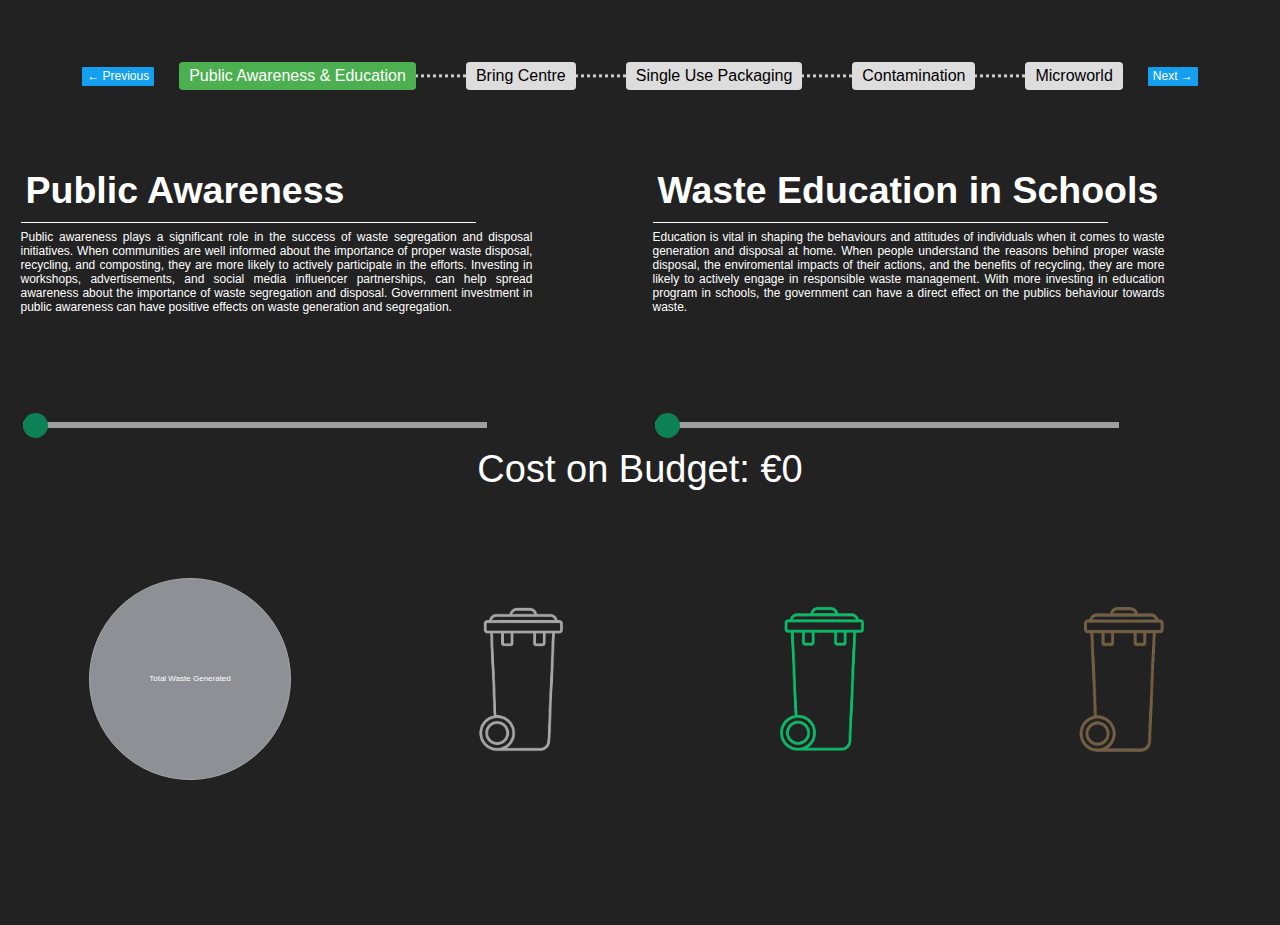
<file: page1.html>
<!DOCTYPE html>
<html lang="en">
  <head>
    <meta charset="utf-8" />
    <meta name="viewport" content="width=device-width, initial-scale=1.0">

    <title>Landing Page</title>
    
    <script src="https://cdn.anychart.com/releases/8.10.0/js/anychart-bundle.min.js"></script>
    <link rel="stylesheet" type="text/css" href="page1.css">
    
  </head>

  <body>
     
    <script src="page1.js"></script>


    <div class="container">

      <div class="step-indicator">
        <a href="index.html" class="button-link">← Previous </a>
        <div class="step active"><span class="step-title">Public Awareness & Education</span></div>
        <div class="step"><span class="step-title">Bring Centre</span></div>
        <div class="step"><span class="step-title">Single Use Packaging</span></div>
        <div class="step"><span class="step-title">Contamination</span></div>
        <div class="step"><span class="step-title">Microworld</span></div>
        <a href="page2.html" class="button-link">Next →</a>
      </div>

      <div class="public-awareness">
        <h1 class = title>Public Awareness</h1>
            <div id="divider"></div>
            <p class="text-block1">Public awareness plays a significant role in the success of waste segregation and disposal initiatives. When communities are well informed about the importance of proper waste disposal, recycling, and composting, they are more likely to actively participate in the efforts. Investing in workshops, advertisements, and social media influencer partnerships, can help spread awareness about the importance of waste segregation and disposal. Government investment in public awareness can have positive effects on waste generation and segregation.</p>
            <!-- Add icons and content -->
            
      </div>

      <div class="education">
        <h1 class = title>Waste Education in Schools</h1>
            <div id="divider"></div>
            <p class="text-block1">Education is vital in shaping the behaviours and attitudes of individuals when it comes to waste generation and disposal at home. When people understand the reasons behind proper waste disposal, the enviromental impacts of their actions, and the benefits of recycling, they are more likely to actively engage in responsible waste management. With more investing in education program in schools, the government can have a direct effect on the publics behaviour towards waste.</p>
            <!-- Add icons and content -->
            
      </div>
      <div class="slider1">
        <input type="range" id="slider1" min="0" max="100" value="0">
      </div>
      <div class="slider2">
        <input type="range" id="slider2" min="0" max="100" value="0">
      </div>
      <div class="budget">Cost on Budget: €<span id="costValue">0</span> </div>
      <div class="graphics">
        <div class="circle-container">
          <div id="circle"> <span id="title">Total Waste Generated</span></div>
        </div>
        <div class="chart1-container">
          
          <div id="chart1" style="width: 300px; height: 300px;"></div>
          <img src="/pictures/genBinOutline.png" style="position: absolute; top: 50%; left: 50%; transform: translate(-50%, -50%); width: 30%; height: auto;">
        </div>
        <div class="chart2-container">
          <div id="chart2" style="width: 300px; height: 300px;"></div>
          <img src="/pictures/recBinOutline.png" style="position: absolute; top: 50%; left: 50%; transform: translate(-50%, -50%); width: 30%; height: auto;">
        </div>
        <div class="chart3-container">
          <div id="chart3" style="width: 300px; height: 300px;"></div>
          <img src="/pictures/orgBinOutline.png" style="position: absolute; top: 50%; left: 50%; transform: translate(-50%, -50%); width: 30%; height: auto;">
        </div>
      </div>
    </div>
    
    
    
  </body>
</html>
</file>
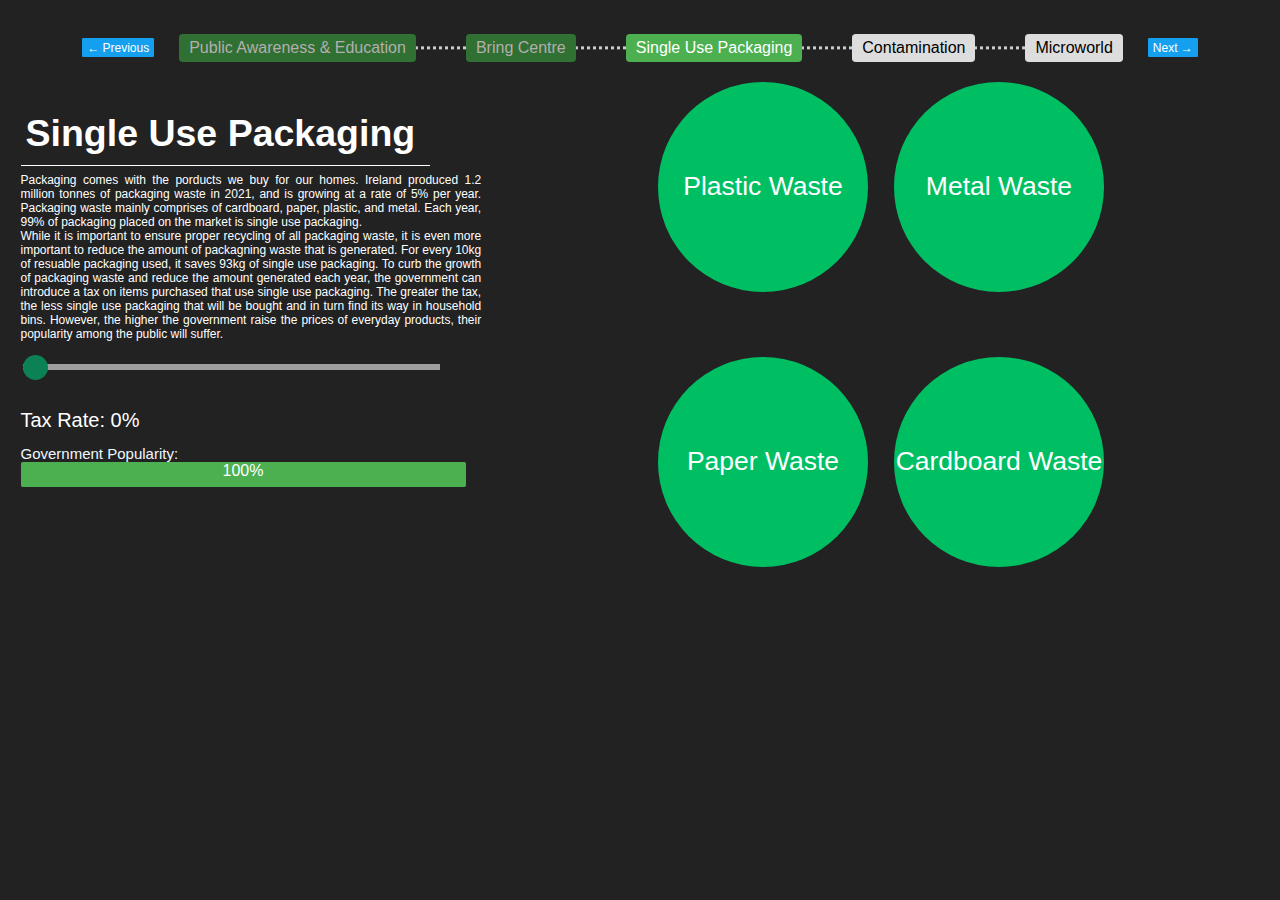
<file: page3.html>
<!DOCTYPE html>
<html lang="en">
  <head>
    <meta charset="utf-8" />
    <meta name="viewport" content="width=device-width, initial-scale=1.0">

    <title>Landing Page</title>
    
    <script src="https://cdn.anychart.com/releases/8.10.0/js/anychart-core.min.js"></script>
    <script src="https://cdn.anychart.com/releases/8.10.0/js/anychart-treemap.min.js"></script>
    
    <link rel="stylesheet" type="text/css" href="page3.css">
    
  </head>

  <body>    

    <script src="page3.js"></script>

        
          
          <div class="container">
            <div class="step-indicator">
              <a href="page2.html" class="button-link">← Previous </a>
              <div class="step prev"><span class="step-title">Public Awareness & Education</span></div>
              <div class="step prev"><span class="step-title">Bring Centre</span></div>
              <div class="step active"><span class="step-title">Single Use Packaging</span></div>
              <div class="step"><span class="step-title">Contamination</span></div>
              <div class="step"><span class="step-title">Microworld</span></div>
              <a href="page4.html" class="button-link">Next →</a>
            </div>
            <div class="single-use-packaging">
              <h1 class = title>Single Use Packaging</h1>
              <div id="divider"></div>
              <p class="text-block">Packaging comes with the porducts we buy for our homes. Ireland produced 1.2 million tonnes of packaging waste in 2021, and is growing at a rate of 5% per year. Packaging waste mainly comprises of cardboard, paper, plastic, and metal. Each year, 99% of packaging placed on the market is single use packaging. </p>
              
              <p class="text-block">While it is important to ensure proper recycling of all packaging waste, it is even more important to reduce the amount of packagning  waste that is generated. For every 10kg of resuable packaging used, it saves 93kg of single use packaging. To curb the growth of packaging waste and reduce the amount generated each year, the government can introduce a tax on items purchased that use single use packaging. The greater the tax, the less single use packaging that will be bought and in turn find its way in household bins. However, the higher the government raise the prices of everyday products, their popularity among the public will suffer. </p>
        
            </div>
            <div class="chart">
              <div class="circle1">
                <div class="circle" id="circle1"><span id="title1">Plastic Waste</span></div>
              </div>
              <div class="circle2">
                <div class="circle" id="circle2"><span id="title2">Metal Waste</span></div>
              </div>
              <div class="circle3">
                <div class="circle" id="circle3"><span id="title3">Paper Waste</span></div>
              </div>
              <div class="circle4">
                <div class="circle" id="circle4"><span id="title4">Cardboard Waste</span></div>
              </div>
              
              
              
              
              
              

            </div>
            
            <div class="slider-container">
              <input type="range" id="slider" min="0" max="100" value="0" step="10">
              
              
            </div>
            <div class="bar">
              <div class="tax"> Tax Rate: <span id="taxRate"> 0</span>%</div>
              <label for="gov-pop" class="pop-label">Government Popularity: </label>
              <div class="gov-pop">
                  <div id="popularityBar" class="progress-bar">100%</div>
                </div>
            </div>
          </div>

        
     
  </body>
</html>
</file>
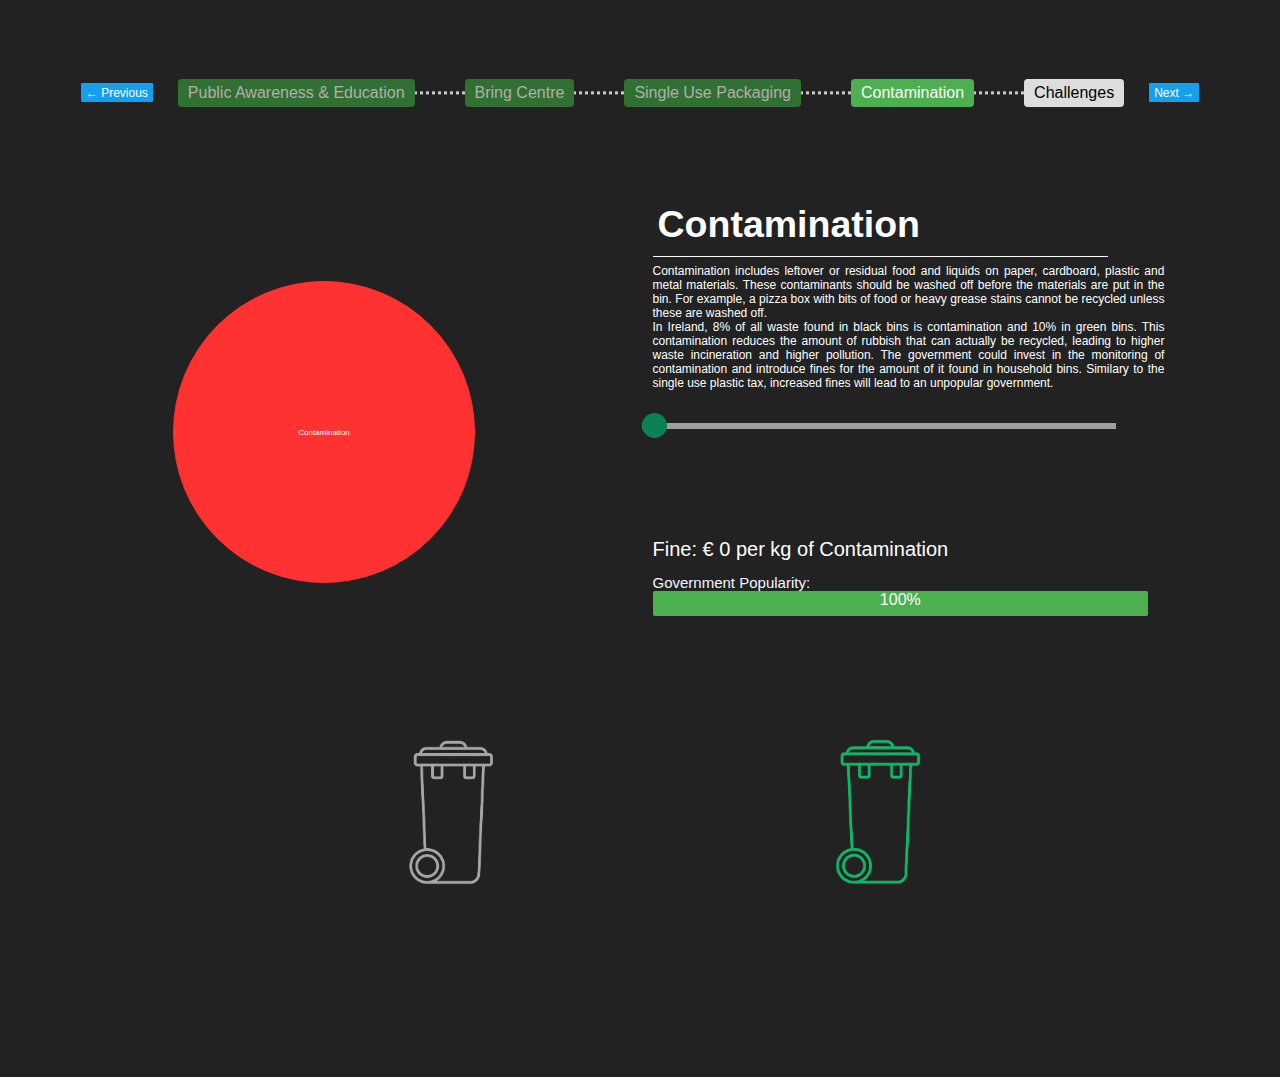
<file: page4.html>
<!DOCTYPE html>
<html lang="en">
  <head>
    <meta charset="utf-8" />
    <meta name="viewport" content="width=device-width, initial-scale=1.0">

    <title>Landing Page</title>
    
    <script src="https://cdn.anychart.com/releases/8.10.0/js/anychart-bundle.min.js"></script>
    <link rel="stylesheet" type="text/css" href="page4.css">
    
  </head>

  

  <body>    

    <script src="page4.js"></script>

        <div class="container">
          <div class="step-indicator">
            <a href="page3.html" class="button-link">← Previous </a>
            <div class="step prev"><span class="step-title">Public Awareness & Education</span></div>
            <div class="step prev"><span class="step-title">Bring Centre</span></div>
            <div class="step prev"><span class="step-title">Single Use Packaging</span></div>
            <div class="step active"><span class="step-title">Contamination</span></div>
            <div class="step"><span class="step-title">Challenges</span></div>
            <a href="challenge1.html" class="button-link">Next →</a>
          </div>
          <div class="circle-container">
            <div id="circle"> <span id="title">Contamination</span></div>
          </div>
          <div class="single-use-plastic">
            <h1 class = title>Contamination</h1>
            <div id="divider"></div>
            <p class="text-block">Contamination includes leftover or residual food and liquids on paper, cardboard, plastic and metal materials. These contaminants should be washed off before the materials are put in the bin. For example, a pizza box with bits of food or heavy grease stains cannot be recycled unless these are washed off. </p>
            <!-- Add icons and content -->
            <p class="text-block">In Ireland, 8% of all waste found in black bins is contamination and 10% in green bins. This contamination reduces the amount of rubbish that can actually be recycled, leading to higher waste incineration and higher pollution. The government could invest in the monitoring of contamination and introduce fines for the amount of it found in household bins. Similary to the single use plastic tax, increased fines will lead to an unpopular government.     </p>
          </div>
          <div class="slider-container">
            <input type="range" id="slider" min="0" max="100" value="0">

          </div>
          <div class="gov-pop-tax">
            <div class="bar">
              <div class="tax"> Fine: €<span id="taxRate"> 0</span> per kg of Contamination</div>
              <label for="gov-pop" class="pop-label">Government Popularity: </label>
              <div class="gov-pop">
                  <div id="popularityBar" class="progress-bar">100%</div>
                </div>
            </div>
          </div>
          
          <div class="charts">
            <div class="chart1-container">
              <div id="chart1" style="width: 300px; height: 300px;"></div>
              <img src="/pictures/genBinOutline.png" style="position: absolute; top: 50%; left: 50%; transform: translate(-50%, -50%); width: 30%; height: auto;">
            </div>
            <div class="chart2-container">
              <div id="chart2" style="width: 300px; height: 300px;"></div>
              <img src="/pictures/recBinOutline.png" style="position: absolute; top: 50%; left: 50%; transform: translate(-50%, -50%); width: 30%; height: auto;">
            </div>
          </div>
          
        </div>

        
     
  </body>
</html>
</file>
<file: page1.css>
body {
  font-family: Arial, sans-serif;
  background: #222222;
  
}

.title {
  color: white;
  font-size: 37.5px;
  margin-bottom: 2.5px;
  margin-left: 5px;
}


main {
  color: white;
  display: flex;
  justify-content: space-around;
  padding: 5px;
 
}



#circle {
width: 200px; /* Initial size */
height: 200px; /* Initial size */



background-color: #8D9196;
border: 1.5px solid #A6A6A6; 

stroke: #A6A6A6;
border-radius: 50%; /* Makes it a circle */
transition: transform 0.5s; /* Smooth transition for transform */
transform-origin: center; /* Ensures scaling from center */
display: flex;
justify-content: center;
align-items: center;
color: white;
font-size: 0.5em;
}

span#title {
text-align: center;
}

input[type=range] {
width: 75px;
margin-top: 5px;
}

.container {  display: grid;
grid-template-columns: 1fr 1fr 1fr 1fr;
grid-template-rows: 0.8fr 0.9fr 0.2fr 0.4fr 2.5fr;
gap: 0px 0px;
grid-auto-flow: row;
}

.step-indicator { grid-area: 1 / 1 / 2 / 5; }

.public-awareness { 
grid-area: 2 / 1 / 3 / 3; 
color: white;
width: 90%;
margin-left: 12.5px;


}

.education { 
grid-area: 2 / 3 / 3 / 5; 
color: white;
width: 90%;
margin-left: 12.5px;
}

.slider1 { 
grid-area: 3 / 1 / 4 / 3; 
-webkit-user-select: none; /* Safari */
-ms-user-select: none; /* IE 10 and IE 11 */
user-select: none; /* Standard syntax */
margin-left: 12.5px;
}

.slider2 { 
grid-area: 3 / 3 / 4 / 5; 
-webkit-user-select: none; /* Safari */
-ms-user-select: none; /* IE 10 and IE 11 */
user-select: none; /* Standard syntax */
margin-left: 12.50px;
}
.budget { 
grid-area: 4 / 1 / 5 / 5; 
display: flex;
width: 100%;
padding-top: 100px;
color: white;
font-size: 38px;
justify-content: center;
align-items: center;
}

.graphics { 
grid-area: 5 / 1 / 6 / 5; 
display: flex;
height: 375px;
margin:0px;
width: 100%;

align-items: center;
}

.circle-container { 
grid-area: 5 / 1 / 6 / 2; 
display: flex;
justify-content: center;
align-items: center; 
width: 425px;
}

.chart1-container { 
grid-area: 5 / 2 / 6 / 3; 
justify-content: center;
align-items: center; 
position: relative;

}

.chart2-container { 
grid-area: 5 / 3 / 6 / 4; 
justify-content: center;
align-items: center; 
position: relative;
}

.chart3-container { 
grid-area: 5 / 4 / 6 / 5; 
justify-content: center;
align-items: center; 
position: relative;
}



.text-block {
  width: 90%;
  float: left;
  font-size: 0.75rem;
  margin: 0 auto;
  text-align: justify;
}

.text-block1 {
  width: 90%;
  float: left;
  font-size: 0.75rem;
  margin: 0 auto;
  text-align: justify;
}


#box-left {
  float: left;
  width: 45%;
  margin: 12.5px;
  color: white;
  
  
}

#slider1,#slider2 {
user-select: none; /* Standard syntax */
-webkit-appearance: none;  /* Override default CSS styles */
appearance: none;
position: relative;
top: 100px;
width: 75%; /* Full-width */
height: 6.25px; /* Specified height */
background: #d3d3d3; /* Grey background */
outline: none; /* Remove outline */
opacity: 0.7; /* Set transparency (for mouse-over effects on hover) */
-webkit-transition: .2s; /* 0.2 seconds transition on hover */
transition: opacity .2s;
}

/* Mouse-over effects */
#slider1:hover, #slider2:hover{
opacity: 1; /* Fully shown on mouse-over */
}

/* The slider handle (use -webkit- (Chrome, Opera, Safari, Edge) and -moz- (Firefox) to override default look) */
#slider1::-webkit-slider-thumb, #slider2::-webkit-slider-thumb {
-webkit-appearance: none; /* Override default look */
appearance: none;
width: 25px; /* Set a specific slider handle width */
height: 25px; /* Slider handle height */
border-radius: 50%;
background: #04AA6D; /* Green background */
cursor: pointer; /* Cursor on hover */
}

#slider1::-moz-range-thumb, #slider2::-moz-range-thumb {
width: 12.5px; /* Set a specific slider handle width */
height: 12.5px; /* Slider handle height */
background: #04AA6D; /* Green background */
cursor: pointer; /* Cursor on hover */
}


#divider {
  width: 80%; /* Adjust the width as needed */
  height: 0.5px; /* Adjust the thickness of the line */
  float: left;
  
  background-color: white;
  margin: 7.5px auto; /* Centers the line horizontally and adds space above and below */
}



.step-indicator {
  display: flex;
  justify-content: center; /* Center the steps */
  align-items: center;
  position: relative; /* Needed for absolute positioning of lines */
  padding: 5px 0; /* Adjust padding as needed */
}

.step {
  background-color: #ddd; /* Non-active step background color */
  border-radius: 3.75px; /* Adjusted for rounded corners */
  padding: 5px 10px; /* Adjusted padding inside each step */
  margin: 0 25px; /* Increased spacing between steps */
  text-align: center;
  position: relative; /* Needed for absolute positioning of lines */
}

.step:not(:last-child):not(:nth-last-child(2))::after {
  content: '';
  position: absolute;
  top: 50%;
  right: -50px; /* Adjust based on the space between steps */
  width: 100px; /* Adjusted to equal the space between steps */
  height: 0.25px;
  border-top: 3.75px dotted #ccc; /* Increased border size for sparser dots */
  z-index: -1;
  transform: translateY(-50%);
}

.step.active {
  background-color: #4CAF50; /* Active step background color */
  color: white; /* Active step text color */
}

.step.prev {
  background-color: #307033; /* Active step background color */
  color: #B4AEAE; /* Active step text color */
}

.step-title {
  font-size: 1em; /* Adjust font size as necessary */
}

.button-link {
  display: inline-block; /* Allows the application of padding and margin */
  font-size: 0.75rem;
  padding: 2.5px 5px; /* Adds space inside the button */
  margin: 25px 0; /* Adds space outside the button, adjust as needed */
  border-radius: 12.5px;
  background-color: #15A0EF; /* Background color of the button */
  color: white; /* Text color */
  text-decoration: none; /* Removes underline from link */
  border-radius: 1.25px; /* Rounds the corners of the button */
  border: none; /* Removes the border */
  text-align: center; /* Centers the text */
  transition: background-color 0.3s, color 0.3s; /* Smooth transition for hover effects */
}

.button-link:hover {
  background-color: #0D6FA6; /* Darker shade for hover effect */
  color: #fff; /* Text color on hover */
}
</file>
<file: page3.css>
body {
  font-family: Arial, sans-serif;
  background: #222222;
  
}

.title {
  color: white;
  font-size: 37.5px;
  margin-bottom: 2.5px;
  margin-left: 5px;
}
#divider {
  width: 80%; /* Adjust the width as needed */
  height: 0.5px; /* Adjust the thickness of the line */
  float: left;
  
  background-color: white;
  margin: 7.5px auto; /* Centers the line horizontally and adds space above and below */
}

.text-block {
  color: white;
  width: 90%;
  float: left;
  font-size: 0.75rem;
  margin: 0 auto;
  text-align: justify;
}

.bar .pop-label {
  display: block;
  font-size: 15px;
  color:aliceblue;
}

.bar {
  display: block;
  align-items: center;
  margin-left: 12.5px;
}

.gov-pop {
  width: 80%;
  
  background-color: #545454;
  /* Add some padding around the progress bar for visibility */
   /* Optional: Adds rounded corners to the container */
  
   /* Optional: Adds a subtle shadow for depth */
   border-radius: 2px;
   align-items: center;
  
  
}

.progress-bar {
  width: 100%;
  height: 5px;
  background-color: #4CAF50;
  text-align: center;
  color: white;
  align-items: center;
  font-size: 1rem;
  border-radius: 2px;
  transition: width 0.3s ease;
  height: 25px; /* Adjust as needed */
  
}

.tax {
padding-bottom: 12.5px;
color: white;
align-items: center;
font-size: 1.25rem;
}



.container {  
  display: grid;
  height: 425px;
  grid-template-columns: 0.9fr 1.1fr;
  grid-template-rows: 0.8fr 1.4fr 0.9fr 1fr;
  gap: 0px 0px;
  grid-auto-flow: row;
  grid-template-areas:
  "step-indicator step-indicator"
  "single-use-packaging chart"
  "slider chart"
  "gov-pop chart";
    
}

.step-indicator { 
  grid-area: step-indicator; 
  display: flex;
  
  justify-content: center; /* Center the steps */
  align-items: center;
  position: relative; /* Needed for absolute positioning of lines */
  padding: 5px 0; /* Adjust padding as needed */
}

.single-use-packaging { 
  grid-area: single-use-packaging; 
  width: 90%;
  margin-left: 12.5px;
}

.chart { 
  padding: 25px;
  position: relative;
 height: 100%;
 display: grid; 
 grid-template-columns: 1fr 1fr; 
 grid-template-rows: 1fr 1fr; 
 gap: 125px 0px; 
 grid-template-areas: 
   "circle1 circle2"
   "circle3 circle4"; 
 grid-area: chart; 
    /* Center the container */
  
}




.slider-container { 
  padding-bottom: 50px;
  grid-area: slider; 
  margin-left: 12.5px
}

.gov-pop { grid-area: gov-pop; }

.circle1 { 
grid-area: circle1; 
display: flex;
justify-content: center;
align-items: center;
}

.circle-2 { 
grid-area: circle-2; 
display: flex;
justify-content: center;
align-items: center;
}

.circle3 { 
grid-area: circle3; 
display: flex;
justify-content: center;
align-items: center;
}

.circele4 { 
grid-area: circele4; 
display: flex;
justify-content: center;
align-items: center;
}


.circle {
  
  width: 150px; /* Circle size */
  height: 150px; /* Circle size */
  border-radius: 50%; /* Make it round */
  background-color: #00BF63; /* Circle color */
  transition: transform 0.5s; /* Smooth transition for transform */
  transform-origin: center; /* Ensures scaling from center */
  display: flex;
  justify-content: center;
  align-items: center;
  color: white;
  font-size: 0.25em;




}

span#title {
  text-align: center;
}

input[type=range] {
  width: 75px;
  margin-top: 5px;
}

#slider {
  -webkit-appearance: none;  /* Override default CSS styles */
  appearance: none;
  position: relative;
  top: 15px;
  width: 75%; /* Full-width */
  height: 6.25px; /* Specified height */
  background: #d3d3d3; /* Grey background */
  outline: none; /* Remove outline */
  opacity: 0.7; /* Set transparency (for mouse-over effects on hover) */
  -webkit-transition: .2s; /* 0.2 seconds transition on hover */
  transition: opacity .2s;
}

/* Mouse-over effects */
#slider:hover{
  opacity: 1; /* Fully shown on mouse-over */
}

/* The slider handle (use -webkit- (Chrome, Opera, Safari, Edge) and -moz- (Firefox) to override default look) */
#slider::-webkit-slider-thumb {
  -webkit-appearance: none; /* Override default look */
  appearance: none;
  width: 25px; /* Set a specific slider handle width */
  height: 25px; /* Slider handle height */
  border-radius: 50%;
  background: #04AA6D; /* Green background */
  cursor: pointer; /* Cursor on hover */
}

#slider::-moz-range-thumb {
  width: 12.5px; /* Set a specific slider handle width */
  height: 12.5px; /* Slider handle height */
  background: #04AA6D; /* Green background */
  cursor: pointer; /* Cursor on hover */
}











.step {
  background-color: #ddd; /* Non-active step background color */
  border-radius: 3.75px; /* Adjusted for rounded corners */
  padding: 5px 10px; /* Adjusted padding inside each step */
  margin: 0 25px; /* Increased spacing between steps */
  text-align: center;
  position: relative; /* Needed for absolute positioning of lines */
}

.step:not(:last-child):not(:nth-last-child(2))::after {
  content: '';
  position: absolute;
  top: 50%;
  right: -50px; /* Adjust based on the space between steps */
  width: 100px; /* Adjusted to equal the space between steps */
  height: 0.25px;
  border-top: 3.75px dotted #ccc; /* Increased border size for sparser dots */
  z-index: -1;
  transform: translateY(-50%);
}

.step.active {
  background-color: #4CAF50; /* Active step background color */
  color: white; /* Active step text color */
}

.step.prev {
  background-color: #307033; /* Active step background color */
  color: #B4AEAE; /* Active step text color */
}

.step-title {
  font-size: 1em; /* Adjust font size as necessary */
}

.button-link {
  display: inline-block; /* Allows the application of padding and margin */
  font-size: 0.75rem;
  padding: 2.5px 5px; /* Adds space inside the button */
  margin: 25px 0; /* Adds space outside the button, adjust as needed */
  border-radius: 12.5px;
  background-color: #15A0EF; /* Background color of the button */
  color: white; /* Text color */
  text-decoration: none; /* Removes underline from link */
  border-radius: 1.25px; /* Rounds the corners of the button */
  border: none; /* Removes the border */
  text-align: center; /* Centers the text */
  transition: background-color 0.3s, color 0.3s; /* Smooth transition for hover effects */
}

.button-link:hover {
  background-color: #0D6FA6; /* Darker shade for hover effect */
  color: #fff; /* Text color on hover */
}
</file>
<file: page4.css>
body {
  font-family: Arial, sans-serif;
  background: #222222;
  
}
.title {
  color: white;
  font-size: 37.5px;
  margin-bottom: 2.5px;
  margin-left: 5px;
}

.text-block {
  width: 90%;
  float: left;
  font-size: 0.75rem;
  margin: 0 auto;
  text-align: justify;
}
#divider {
  width: 80%; /* Adjust the width as needed */
  height: 0.5px; /* Adjust the thickness of the line */
  float: left;
  
  background-color: white;
  margin: 7.5px auto; /* Centers the line horizontally and adds space above and below */
}


.container {
  display: grid; 
  grid-template-columns: 1fr 1fr; 
  grid-template-rows: 0.8fr 1fr 0.7fr 0.7fr 1.8fr; 
  gap: 0px 0px; 
  grid-template-areas: 
    "step-indicator step-indicator"
    "circle-container single-use-plastic"
    "circle-container slider-container"
    "circle-container gov-pop-tax"
    "charts charts"; 
}

.step-indicator { 
  grid-area: step-indicator; 
  display: flex;
    justify-content: center; /* Center the steps */
    align-items: center;
    position: relative; /* Needed for absolute positioning of lines */
    padding: 5px 0; /* Adjust padding as needed */

}

.single-use-plastic { 
  grid-area: single-use-plastic; 
  color: white;
  width: 90%;
  margin-left: 12.5px;
}

.circle-container { 
  grid-area: circle-container; 
  display: flex;
  justify-content: center;
  align-items: center; 
  
}

.slider-container { grid-area: slider-container; }


.gov-pop-tax {
  grid-area: gov-pop-tax;
}

.charts { 
  grid-area: charts; 
  display: flex;
  width: 100%;
  height: 200px;
  margin: 25px;
  width: 100%;
  position: relative;
  align-items: center;
  justify-content: center;
  gap: 10%;
}

.chart1-container { 
  grid-area: 4 / 1 / 5 / 2; 
  justify-content: center;
  align-items: center; 
  position: relative;
}

.chart2-container { 
  grid-area: 4 / 2 / 5 / 3; 
  justify-content: center;
  align-items: center; 
  position: relative;
}

.tax {
  padding-bottom: 12.5px;
  color: white;
  align-items: center;
  font-size: 1.25rem;
}

.bar .pop-label {
  display: block;
  font-size: 15px;
  color:aliceblue;
}

.bar {
  display: block;
  align-items: center;
  margin-left: 12.5px;
}

.gov-pop {
  width: 80%;
  
  background-color: #545454;
  /* Add some padding around the progress bar for visibility */
   /* Optional: Adds rounded corners to the container */
  
   /* Optional: Adds a subtle shadow for depth */
   border-radius: 2px;
   align-items: center;
  
  
}

.progress-bar {
  width: 100%;
  height: 5px;
  background-color: #4CAF50;
  text-align: center;
  color: white;
  align-items: center;
  font-size: 1rem;
  border-radius: 2px;
  transition: width 0.3s ease;
  height: 25px; /* Adjust as needed */
  
}


#circle {
  width: 300px; /* Initial size */
  height: 300px; /* Initial size */
 
  background-color: #FF3131;
  border: 1.5px solid #FF3131; 
  stroke: #A6A6A6;
  border-radius: 50%; /* Makes it a circle */
  transition: transform 0.5s; /* Smooth transition for transform */
  transform-origin: center; /* Ensures scaling from center */
  display: flex;
  justify-content: center;
  align-items: center;
  color: white;
  font-size: 0.5em;
}
span#title {
  text-align: center;
}
input[type=range] {
  width: 75px;
  margin-top: 5px;
}

#slider {
  -webkit-appearance: none;  /* Override default CSS styles */
  appearance: none;
  position: relative;
  top: 25px;
  width: 75%; /* Full-width */
  height: 6.25px; /* Specified height */
  background: #d3d3d3; /* Grey background */
  outline: none; /* Remove outline */
  opacity: 0.7; /* Set transparency (for mouse-over effects on hover) */
  -webkit-transition: .2s; /* 0.2 seconds transition on hover */
  transition: opacity .2s;
}

/* Mouse-over effects */
#slider:hover{
  opacity: 1; /* Fully shown on mouse-over */
}

/* The slider handle (use -webkit- (Chrome, Opera, Safari, Edge) and -moz- (Firefox) to override default look) */
#slider::-webkit-slider-thumb {
  -webkit-appearance: none; /* Override default look */
  appearance: none;
  width: 25px; /* Set a specific slider handle width */
  height: 25px; /* Slider handle height */
  border-radius: 50%;
  background: #04AA6D; /* Green background */
  cursor: pointer; /* Cursor on hover */
}

#slider::-moz-range-thumb {
  width: 12.5px; /* Set a specific slider handle width */
  height: 12.5px; /* Slider handle height */
  background: #04AA6D; /* Green background */
  cursor: pointer; /* Cursor on hover */
}


.step {
  background-color: #ddd; /* Non-active step background color */
  border-radius: 3.75px; /* Adjusted for rounded corners */
  padding: 5px 10px; /* Adjusted padding inside each step */
  margin: 0 25px; /* Increased spacing between steps */
  text-align: center;
  position: relative; /* Needed for absolute positioning of lines */
}

.step:not(:last-child):not(:nth-last-child(2))::after {
  content: '';
  position: absolute;
  top: 50%;
  right: -50px; /* Adjust based on the space between steps */
  width: 100px; /* Adjusted to equal the space between steps */
  height: 0.25px;
  border-top: 3.75px dotted #ccc; /* Increased border size for sparser dots */
  z-index: -1;
  transform: translateY(-50%);
}

.step.active {
  background-color: #4CAF50; /* Active step background color */
  color: white; /* Active step text color */
}

.step.prev {
  background-color: #307033; /* Active step background color */
  color: #B4AEAE; /* Active step text color */
}

.step-title {
  font-size: 1em; /* Adjust font size as necessary */
}

.button-link {
  display: inline-block; /* Allows the application of padding and margin */
  font-size: 0.75rem;
  padding: 2.5px 5px; /* Adds space inside the button */
  margin:25px 0; /* Adds space outside the button, adjust as needed */
  border-radius: 12.5px;
  background-color: #15A0EF; /* Background color of the button */
  color: white; /* Text color */
  text-decoration: none; /* Removes underline from link */
  border-radius: 1.25px; /* Rounds the corners of the button */
  border: none; /* Removes the border */
  text-align: center; /* Centers the text */
  transition: background-color 0.3s, color 0.3s; /* Smooth transition for hover effects */
}

.button-link:hover {
  background-color: #0D6FA6; /* Darker shade for hover effect */
  color: #fff; /* Text color on hover */
}



  .slidecontainer {
    position: relative; top: 125px;
    padding: 10%;
    width: 80%; /* Width of the outside container */
  }
  
  /* The slider itself */
  .slider {
    -webkit-appearance: none;  /* Override default CSS styles */
    appearance: none;
    width: 100%; /* Full-width */
    height: 6.25px; /* Specified height */
    background: #d3d3d3; /* Grey background */
    outline: none; /* Remove outline */
    opacity: 0.7; /* Set transparency (for mouse-over effects on hover) */
    -webkit-transition: .2s; /* 0.2 seconds transition on hover */
    transition: opacity .2s;
  }
  
  /* Mouse-over effects */
  .slider:hover {
    opacity: 1; /* Fully shown on mouse-over */
  }
  
  /* The slider handle (use -webkit- (Chrome, Opera, Safari, Edge) and -moz- (Firefox) to override default look) */
  .slider::-webkit-slider-thumb {
    -webkit-appearance: none; /* Override default look */
    appearance: none;
    width: 25px; /* Set a specific slider handle width */
    height: 25px; /* Slider handle height */
    border-radius: 50%;
    background: #04AA6D; /* Green background */
    cursor: pointer; /* Cursor on hover */
  }
  
  .slider::-moz-range-thumb {
    width: 12.5px; /* Set a specific slider handle width */
    height: 12.5px; /* Slider handle height */
    background: #04AA6D; /* Green background */
    cursor: pointer; /* Cursor on hover */
  }
</file>
